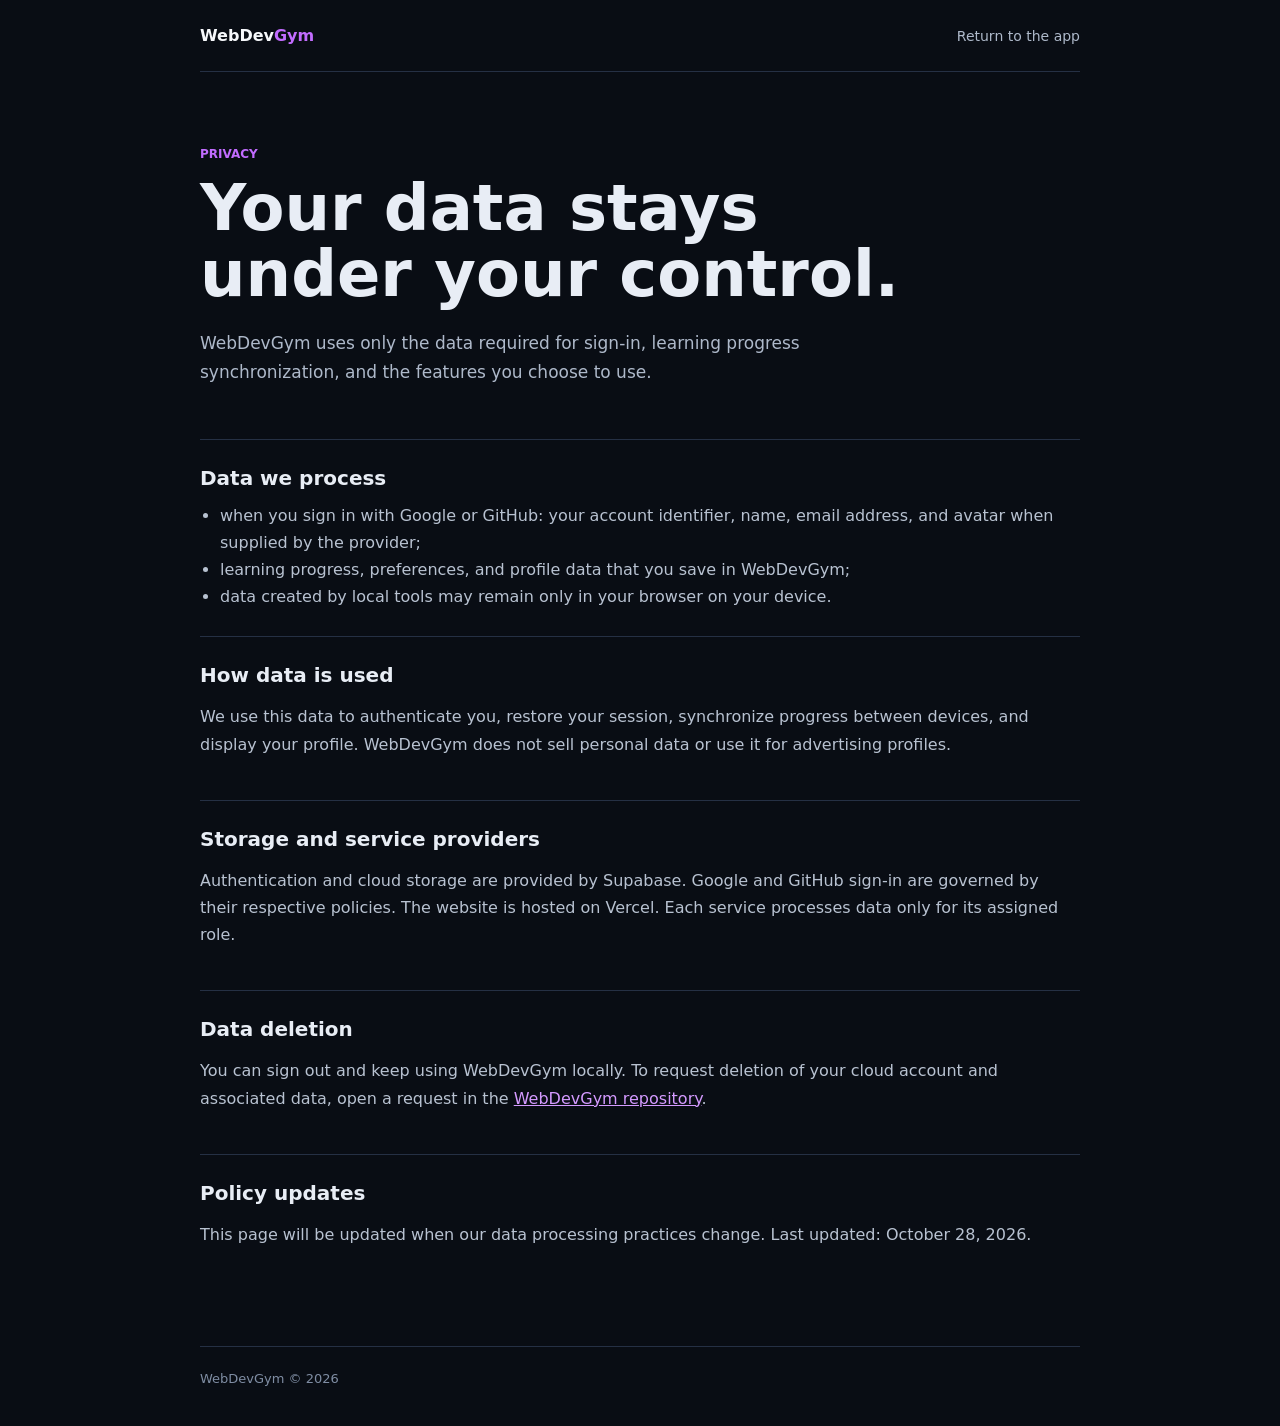
<file: privacy.html>
<!doctype html>
<html lang="en">
<head>
  <meta charset="UTF-8">
  <meta name="viewport" content="width=device-width, initial-scale=1">
  <meta name="color-scheme" content="dark">
  <meta name="theme-color" content="#090d14">
  <title>Privacy Policy - WebDevGym</title>
  <link rel="icon" href="favicon.svg" type="image/svg+xml">
  <style>
    :root { color-scheme: dark; font-family: Inter, system-ui, -apple-system, BlinkMacSystemFont, "Segoe UI", sans-serif; color: #e8edf5; background: #090d14; }
    * { box-sizing: border-box; }
    body { margin: 0; min-height: 100vh; background: #090d14; }
    header, main, footer { width: min(880px, calc(100% - 32px)); margin-inline: auto; }
    header { display: flex; align-items: center; justify-content: space-between; min-height: 72px; border-bottom: 1px solid #253044; }
    .brand { color: #f6f8fb; font-weight: 800; text-decoration: none; }
    .brand span, .eyebrow { color: #c26cff; }
    .back { color: #aeb9ca; text-decoration: none; font-size: 14px; }
    main { padding: 72px 0 56px; }
    .eyebrow { margin: 0 0 12px; font-size: 12px; font-weight: 800; text-transform: uppercase; }
    h1 { margin: 0; max-width: 720px; font-size: clamp(36px, 7vw, 64px); line-height: 1.02; letter-spacing: 0; }
    .lead { max-width: 680px; margin: 22px 0 52px; color: #aeb9ca; font-size: 17px; line-height: 1.7; }
    section { padding: 26px 0; border-top: 1px solid #253044; }
    h2 { margin: 0 0 12px; font-size: 20px; }
    p, li { color: #b8c2d1; line-height: 1.7; }
    ul { margin: 10px 0 0; padding-left: 20px; }
    a { color: #d49aff; }
    footer { padding: 24px 0 40px; border-top: 1px solid #253044; color: #7f8da3; font-size: 13px; }
    @media (max-width: 560px) { main { padding-top: 44px; } header { min-height: 64px; } .back { font-size: 0; } .back::after { content: "Back"; font-size: 14px; } }
  </style>
</head>
<body>
  <header>
    <a class="brand" href="/">WebDev<span>Gym</span></a>
    <a class="back" href="/">Return to the app</a>
  </header>
  <main>
    <p class="eyebrow">Privacy</p>
    <h1>Your data stays under your control.</h1>
    <p class="lead">WebDevGym uses only the data required for sign-in, learning progress synchronization, and the features you choose to use.</p>

    <section>
      <h2>Data we process</h2>
      <ul>
        <li>when you sign in with Google or GitHub: your account identifier, name, email address, and avatar when supplied by the provider;</li>
        <li>learning progress, preferences, and profile data that you save in WebDevGym;</li>
        <li>data created by local tools may remain only in your browser on your device.</li>
      </ul>
    </section>

    <section>
      <h2>How data is used</h2>
      <p>We use this data to authenticate you, restore your session, synchronize progress between devices, and display your profile. WebDevGym does not sell personal data or use it for advertising profiles.</p>
    </section>

    <section>
      <h2>Storage and service providers</h2>
      <p>Authentication and cloud storage are provided by Supabase. Google and GitHub sign-in are governed by their respective policies. The website is hosted on Vercel. Each service processes data only for its assigned role.</p>
    </section>

    <section>
      <h2>Data deletion</h2>
      <p>You can sign out and keep using WebDevGym locally. To request deletion of your cloud account and associated data, open a request in the <a href="https://github.com/kernix01/WebDevGym-EN/issues" target="_blank" rel="noopener">WebDevGym repository</a>.</p>
    </section>

    <section>
      <h2>Policy updates</h2>
      <p>This page will be updated when our data processing practices change. Last updated: October 28, 2026.</p>
    </section>
  </main>
  <footer>WebDevGym © 2026</footer>
</body>
</html>
</file>
